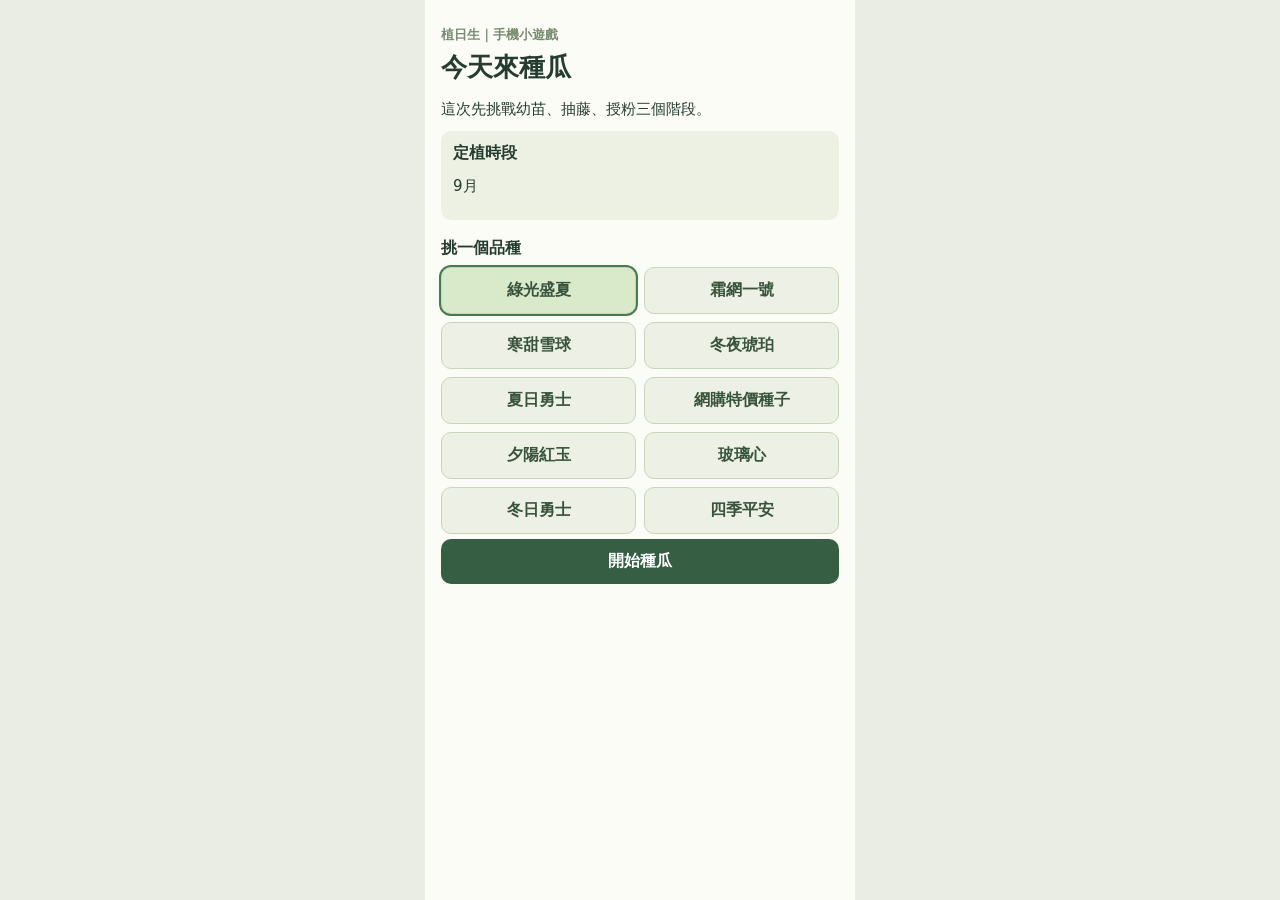
<file: index.html>
<!doctype html>
<html lang="zh-Hant"><head><meta charset="utf-8"><meta name="viewport" content="width=device-width, initial-scale=1, viewport-fit=cover"><meta name="theme-color" content="#253d31"><title>植日生｜今天來種瓜・三關試玩</title><link rel="stylesheet" href="style.css?v=1"><script defer src="gameData.js?v=1"></script><script defer src="mini.js?v=1"></script><script defer src="plant.js?v=1"></script><script defer src="game.js?v=1"></script></head><body><main id="app" aria-live="polite"></main><aside id="debug"></aside><noscript>請開啟 JavaScript 才能遊玩。</noscript></body></html>
</file>
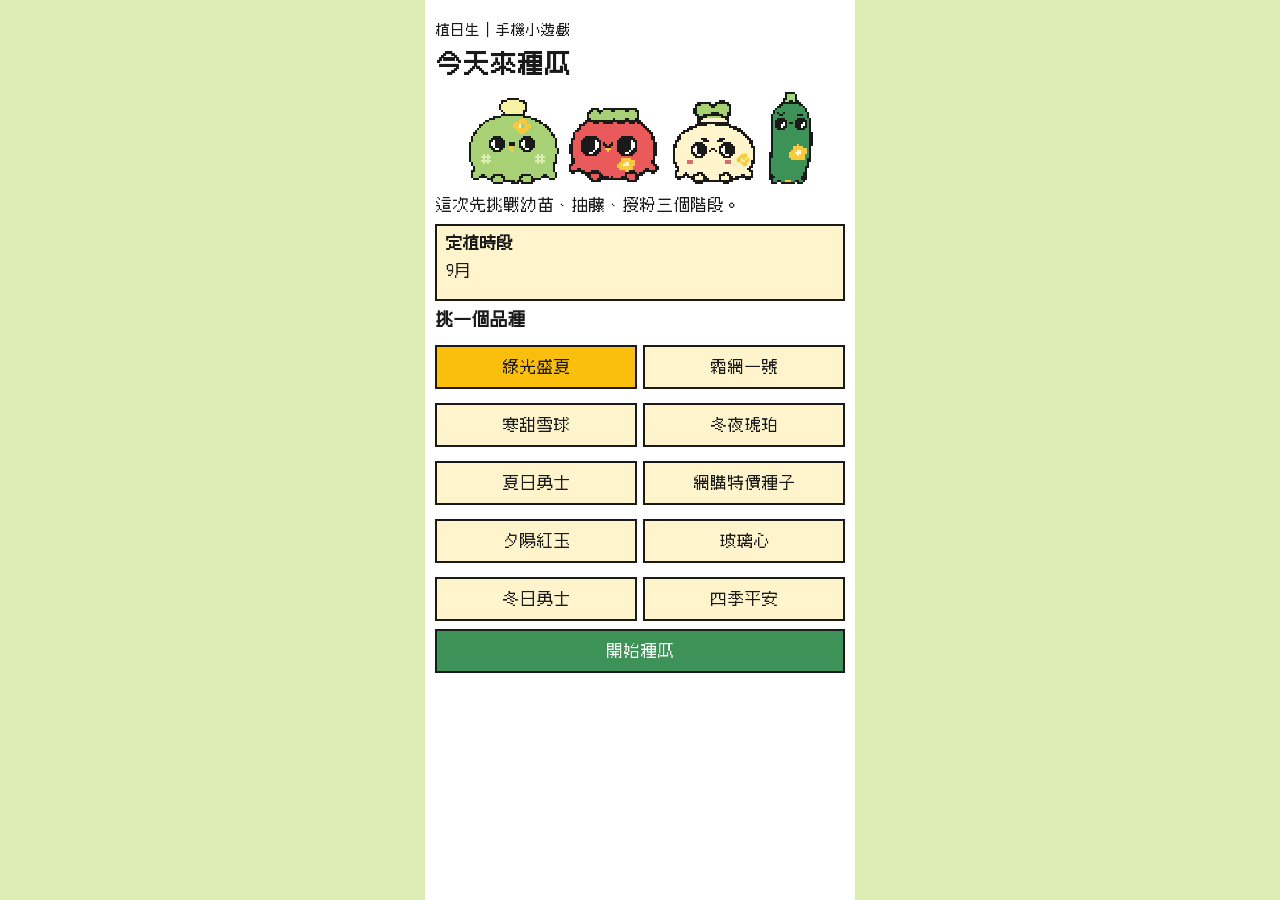
<file: art-install/index.html>
<!doctype html>
<html lang="zh-Hant"><head><meta charset="utf-8"><meta name="viewport" content="width=device-width, initial-scale=1, viewport-fit=cover"><meta name="theme-color" content="#FABF0D"><title>植日生｜今天來種瓜・三關試玩</title><link rel="stylesheet" href="style.css?v=art-install-1"><script defer src="gameData.js?v=art-install-1"></script><script defer src="plants.js?v=art-install-1"></script><script defer src="snail.js?v=art-install-1"></script><script defer src="mascots.js?v=art-install-1"></script><script defer src="guanguan.js?v=art-install-1"></script><script defer src="boss.js?v=art-install-1"></script><script defer src="mini.js?v=art-install-1"></script><script defer src="plant.js?v=art-install-1"></script><script defer src="game.js?v=art-install-1"></script></head><body><main id="app" aria-live="polite"></main><aside id="debug"></aside><noscript>請開啟 JavaScript 才能遊玩。</noscript></body></html>
</file>
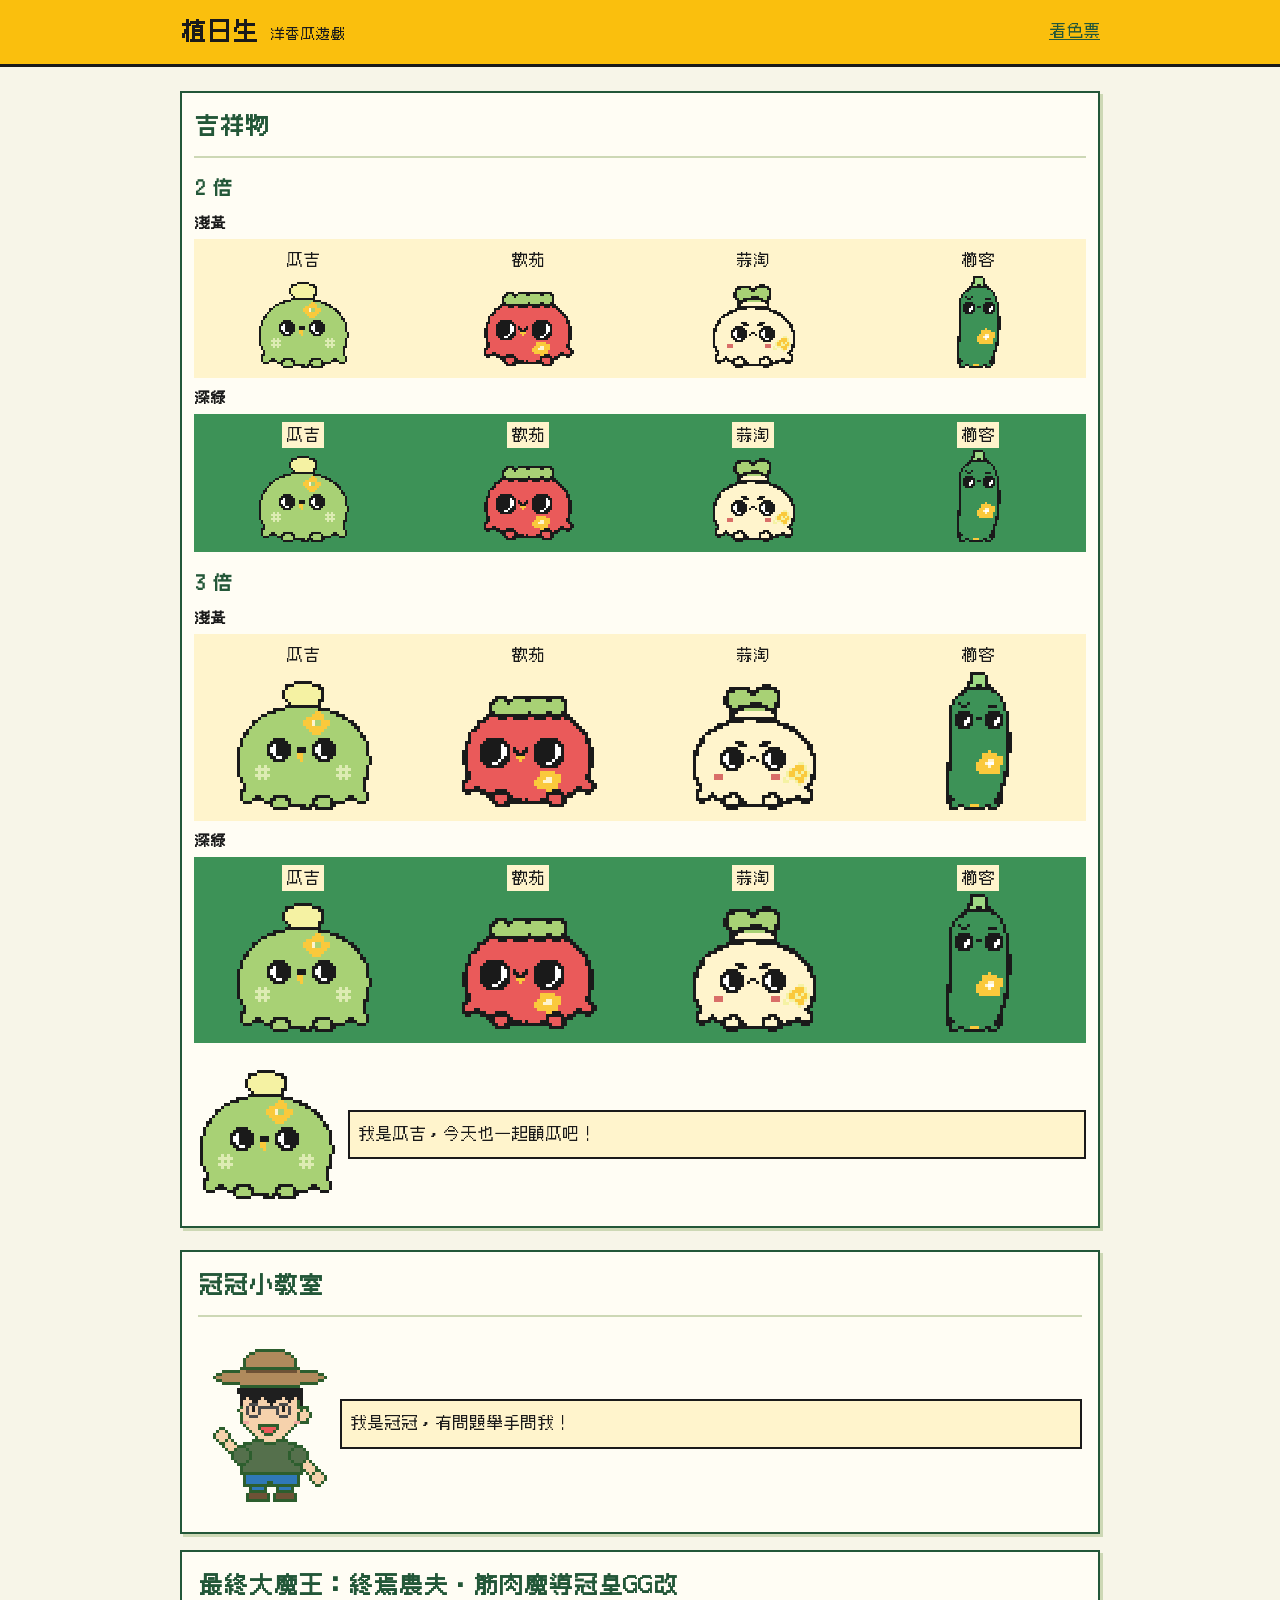
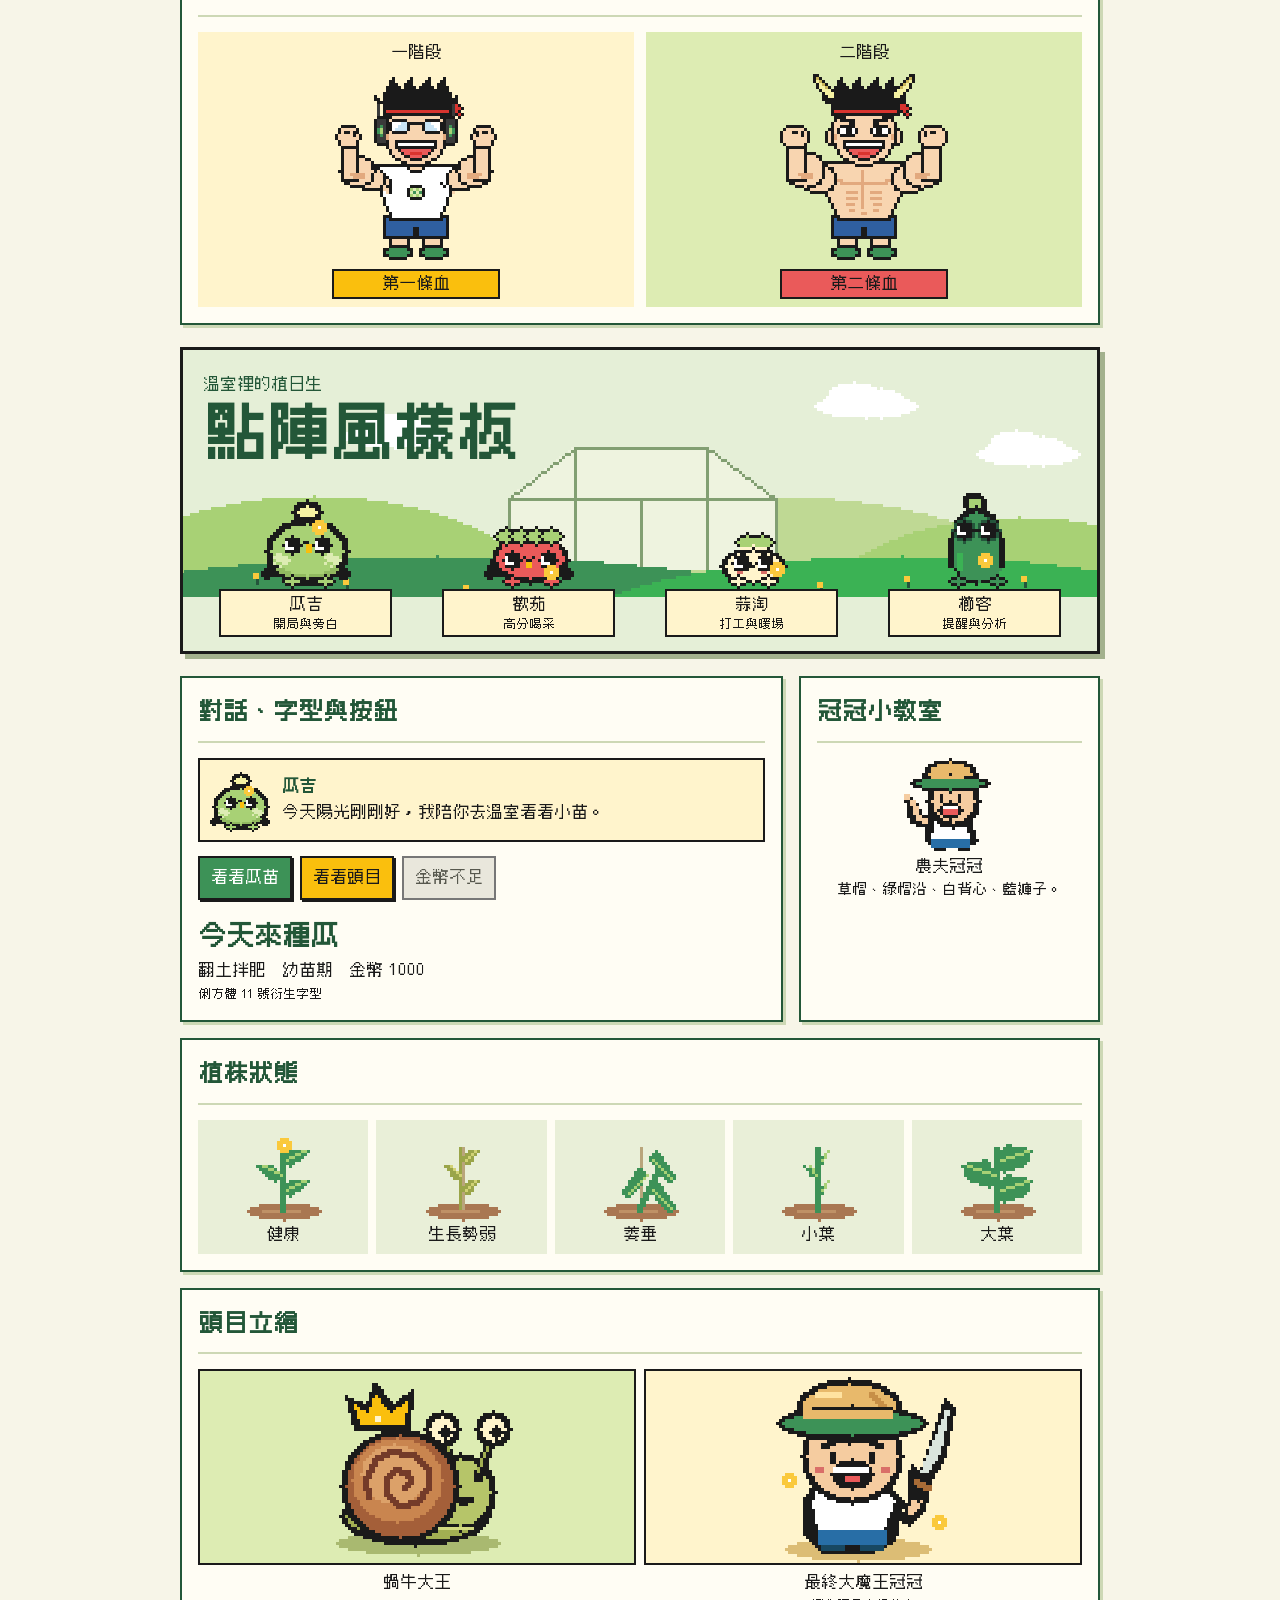
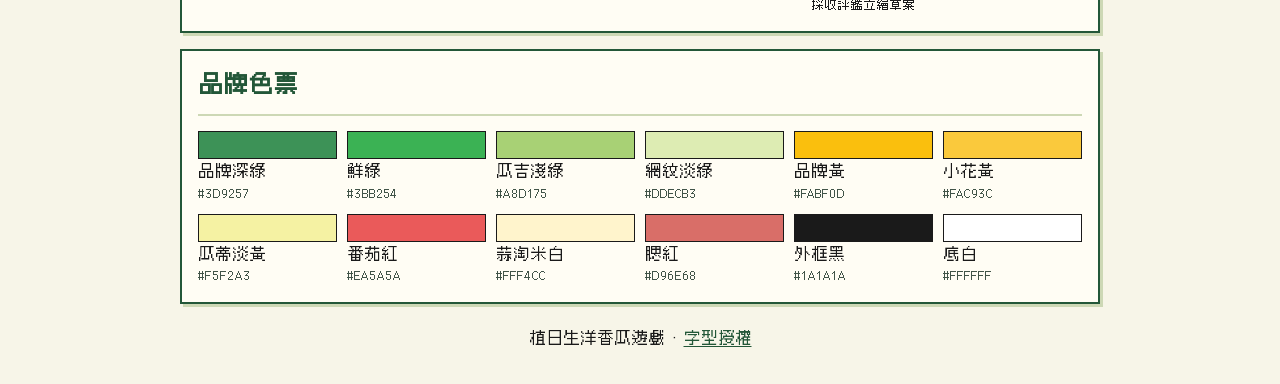
<file: art-test.html>
<!doctype html>
<html lang="zh-Hant">
<head>
<meta charset="utf-8">
<meta name="viewport" content="width=device-width, initial-scale=1">
<title>植日生｜點陣風樣板</title>
<link rel="stylesheet" href="art-test.css">
<script src="sprites.js" defer></script>
<script src="mascots.js" defer></script>
<script src="guanguan.js" defer></script>
<script src="boss.js" defer></script>
</head>
<body>
<header class="top"><div><strong>植日生</strong><span>洋香瓜遊戲</span></div><a href="#palette">看色票</a></header>
<main>
<section class="panel mascots" aria-labelledby="mascots-title">
<h2 id="mascots-title">吉祥物</h2>
<section class="mascot-scale" aria-labelledby="mascot-scale-2">
<h3 id="mascot-scale-2">2 倍</h3>
<h4>淺黃</h4>
<div class="mascot-row mascot-light" style="--mascot-row-height:96px">
<figure><figcaption>瓜吉</figcaption><canvas width="48" height="45" data-mascot="guaji" style="--mascot-width:96px;--mascot-height:90px" aria-hidden="true"></canvas></figure>
<figure><figcaption>歡茄</figcaption><canvas width="48" height="41" data-mascot="tomato" style="--mascot-width:96px;--mascot-height:82px" aria-hidden="true"></canvas></figure>
<figure><figcaption>蒜淘</figcaption><canvas width="48" height="45" data-mascot="garlic" style="--mascot-width:96px;--mascot-height:90px" aria-hidden="true"></canvas></figure>
<figure><figcaption>櫛客</figcaption><canvas width="25" height="48" data-mascot="zucchini" style="--mascot-width:50px;--mascot-height:96px" aria-hidden="true"></canvas></figure>
</div>
<h4>深綠</h4>
<div class="mascot-row mascot-green" style="--mascot-row-height:96px">
<figure><figcaption>瓜吉</figcaption><canvas width="48" height="45" data-mascot="guaji" style="--mascot-width:96px;--mascot-height:90px" aria-hidden="true"></canvas></figure>
<figure><figcaption>歡茄</figcaption><canvas width="48" height="41" data-mascot="tomato" style="--mascot-width:96px;--mascot-height:82px" aria-hidden="true"></canvas></figure>
<figure><figcaption>蒜淘</figcaption><canvas width="48" height="45" data-mascot="garlic" style="--mascot-width:96px;--mascot-height:90px" aria-hidden="true"></canvas></figure>
<figure><figcaption>櫛客</figcaption><canvas width="25" height="48" data-mascot="zucchini" style="--mascot-width:50px;--mascot-height:96px" aria-hidden="true"></canvas></figure>
</div>
</section>
<section class="mascot-scale" aria-labelledby="mascot-scale-3">
<h3 id="mascot-scale-3">3 倍</h3>
<h4>淺黃</h4>
<div class="mascot-row mascot-light" style="--mascot-row-height:144px">
<figure><figcaption>瓜吉</figcaption><canvas width="48" height="45" data-mascot="guaji" style="--mascot-width:144px;--mascot-height:135px" aria-hidden="true"></canvas></figure>
<figure><figcaption>歡茄</figcaption><canvas width="48" height="41" data-mascot="tomato" style="--mascot-width:144px;--mascot-height:123px" aria-hidden="true"></canvas></figure>
<figure><figcaption>蒜淘</figcaption><canvas width="48" height="45" data-mascot="garlic" style="--mascot-width:144px;--mascot-height:135px" aria-hidden="true"></canvas></figure>
<figure><figcaption>櫛客</figcaption><canvas width="25" height="48" data-mascot="zucchini" style="--mascot-width:75px;--mascot-height:144px" aria-hidden="true"></canvas></figure>
</div>
<h4>深綠</h4>
<div class="mascot-row mascot-green" style="--mascot-row-height:144px">
<figure><figcaption>瓜吉</figcaption><canvas width="48" height="45" data-mascot="guaji" style="--mascot-width:144px;--mascot-height:135px" aria-hidden="true"></canvas></figure>
<figure><figcaption>歡茄</figcaption><canvas width="48" height="41" data-mascot="tomato" style="--mascot-width:144px;--mascot-height:123px" aria-hidden="true"></canvas></figure>
<figure><figcaption>蒜淘</figcaption><canvas width="48" height="45" data-mascot="garlic" style="--mascot-width:144px;--mascot-height:135px" aria-hidden="true"></canvas></figure>
<figure><figcaption>櫛客</figcaption><canvas width="25" height="48" data-mascot="zucchini" style="--mascot-width:75px;--mascot-height:144px" aria-hidden="true"></canvas></figure>
</div>
</section>
<div class="mascot-dialogue">
<canvas width="48" height="45" data-mascot="guaji" style="--mascot-width:144px;--mascot-height:135px" aria-hidden="true"></canvas>
<p>我是瓜吉，今天也一起顧瓜吧！</p>
</div>
</section>
<section class="panel guanguan-demo" aria-labelledby="guanguan-demo-title">
<h2 id="guanguan-demo-title">冠冠小教室</h2>
<div class="mascot-dialogue">
<canvas width="44" height="56" data-guanguan aria-hidden="true"></canvas>
<p>我是冠冠，有問題舉手問我！</p>
</div>
</section>
<section class="panel boss-demo" aria-labelledby="boss-demo-title">
<h2 id="boss-demo-title">最終大魔王：終焉農夫・筋肉魔導冠皇GG改</h2>
<div class="boss-demo-grid">
<figure>
<figcaption>一階段</figcaption>
<canvas width="56" height="64" data-boss-gg="1" aria-hidden="true"></canvas>
<div class="boss-demo-hp"><span>第一條血</span></div>
</figure>
<figure>
<figcaption>二階段</figcaption>
<canvas width="56" height="64" data-boss-gg="2" aria-hidden="true"></canvas>
<div class="boss-demo-hp"><span>第二條血</span></div>
</figure>
</div>
</section>
<section class="hero" aria-labelledby="title">
<div class="hero-copy"><p class="kicker">溫室裡的植日生</p><h1 id="title">點陣風樣板</h1></div>
<canvas class="scene" width="320" height="84" data-sprite="field" aria-hidden="true"></canvas>
<div class="lineup" aria-label="四位角色">
<figure><canvas width="32" height="32" data-sprite="guaji" aria-hidden="true"></canvas><figcaption>瓜吉<small>開局與旁白</small></figcaption></figure>
<figure><canvas width="32" height="32" data-sprite="tomato" aria-hidden="true"></canvas><figcaption>歡茄<small>高分喝采</small></figcaption></figure>
<figure><canvas width="32" height="32" data-sprite="garlic" aria-hidden="true"></canvas><figcaption>蒜淘<small>打工與暖場</small></figcaption></figure>
<figure><canvas width="32" height="32" data-sprite="zucchini" aria-hidden="true"></canvas><figcaption>櫛客<small>提醒與分析</small></figcaption></figure>
</div>
</section>
<div class="grid">
<section class="panel" aria-labelledby="dialog-title"><h2 id="dialog-title">對話、字型與按鈕</h2>
<div class="speech"><canvas width="32" height="32" data-sprite="guaji" aria-hidden="true"></canvas><div><strong>瓜吉</strong><p>今天陽光剛剛好，我陪你去溫室看看小苗。</p></div></div>
<div class="controls"><a class="button primary" href="#plants">看看瓜苗</a><a class="button secondary" href="#bosses">看看頭目</a><button type="button" disabled>金幣不足</button></div>
<div class="type"><strong>今天來種瓜</strong><span>翻土拌肥　幼苗期　金幣 1000</span><small>俐方體 11 號衍生字型</small></div>
</section>
<section class="panel teacher"><h2>冠冠小教室</h2><figure><canvas width="32" height="32" data-sprite="kuan" aria-hidden="true"></canvas><figcaption>農夫冠冠</figcaption></figure><p>草帽、綠帽沿、白背心、藍褲子。</p></section>
</div>
<section class="panel" id="plants"><h2>植株狀態</h2>
<div class="examples plants">
<figure><canvas width="32" height="32" data-sprite="healthy" aria-hidden="true"></canvas><figcaption>健康</figcaption></figure>
<figure><canvas width="32" height="32" data-sprite="weak" aria-hidden="true"></canvas><figcaption>生長勢弱</figcaption></figure>
<figure><canvas width="32" height="32" data-sprite="droop" aria-hidden="true"></canvas><figcaption>萎垂</figcaption></figure>
<figure><canvas width="32" height="32" data-sprite="smallLeaf" aria-hidden="true"></canvas><figcaption>小葉</figcaption></figure>
<figure><canvas width="32" height="32" data-sprite="largeLeaf" aria-hidden="true"></canvas><figcaption>大葉</figcaption></figure>
</div></section>
<section class="panel" id="bosses"><h2>頭目立繪</h2>
<div class="examples bosses">
<figure><div class="portrait snail"><canvas width="64" height="64" data-sprite="snail" aria-hidden="true"></canvas></div><figcaption>蝸牛大王</figcaption></figure>
<figure><div class="portrait harvest"><canvas width="64" height="64" data-sprite="finalKuan" aria-hidden="true"></canvas></div><figcaption>最終大魔王冠冠<small>採收評鑑立繪草案</small></figcaption></figure>
</div></section>
<section class="panel" id="palette"><h2>品牌色票</h2><ul class="swatches">
<li><i style="--swatch:#3D9257"></i><span>品牌深綠</span><small>#3D9257</small></li>
<li><i style="--swatch:#3BB254"></i><span>鮮綠</span><small>#3BB254</small></li>
<li><i style="--swatch:#A8D175"></i><span>瓜吉淺綠</span><small>#A8D175</small></li>
<li><i style="--swatch:#DDECB3"></i><span>網紋淡綠</span><small>#DDECB3</small></li>
<li><i style="--swatch:#FABF0D"></i><span>品牌黃</span><small>#FABF0D</small></li>
<li><i style="--swatch:#FAC93C"></i><span>小花黃</span><small>#FAC93C</small></li>
<li><i style="--swatch:#F5F2A3"></i><span>瓜蒂淡黃</span><small>#F5F2A3</small></li>
<li><i style="--swatch:#EA5A5A"></i><span>番茄紅</span><small>#EA5A5A</small></li>
<li><i style="--swatch:#FFF4CC"></i><span>蒜淘米白</span><small>#FFF4CC</small></li>
<li><i style="--swatch:#D96E68"></i><span>腮紅</span><small>#D96E68</small></li>
<li><i style="--swatch:#1A1A1A"></i><span>外框黑</span><small>#1A1A1A</small></li>
<li><i style="--swatch:#FFFFFF"></i><span>底白</span><small>#FFFFFF</small></li>
</ul></section>
<footer>植日生洋香瓜遊戲 · <a href="art-font-OFL.txt">字型授權</a></footer>
</main>
<script>
document.addEventListener("DOMContentLoaded", () => {
  for (const canvas of document.querySelectorAll("[data-mascot]")) {
    drawMascot(canvas, canvas.dataset.mascot);
  }
  drawGuanguan(document.querySelector("[data-guanguan]"));
  for (const canvas of document.querySelectorAll("[data-boss-gg]")) {
    drawBossGG(canvas, Number(canvas.dataset.bossGg));
  }
});
</script>
</body>
</html>
</file>
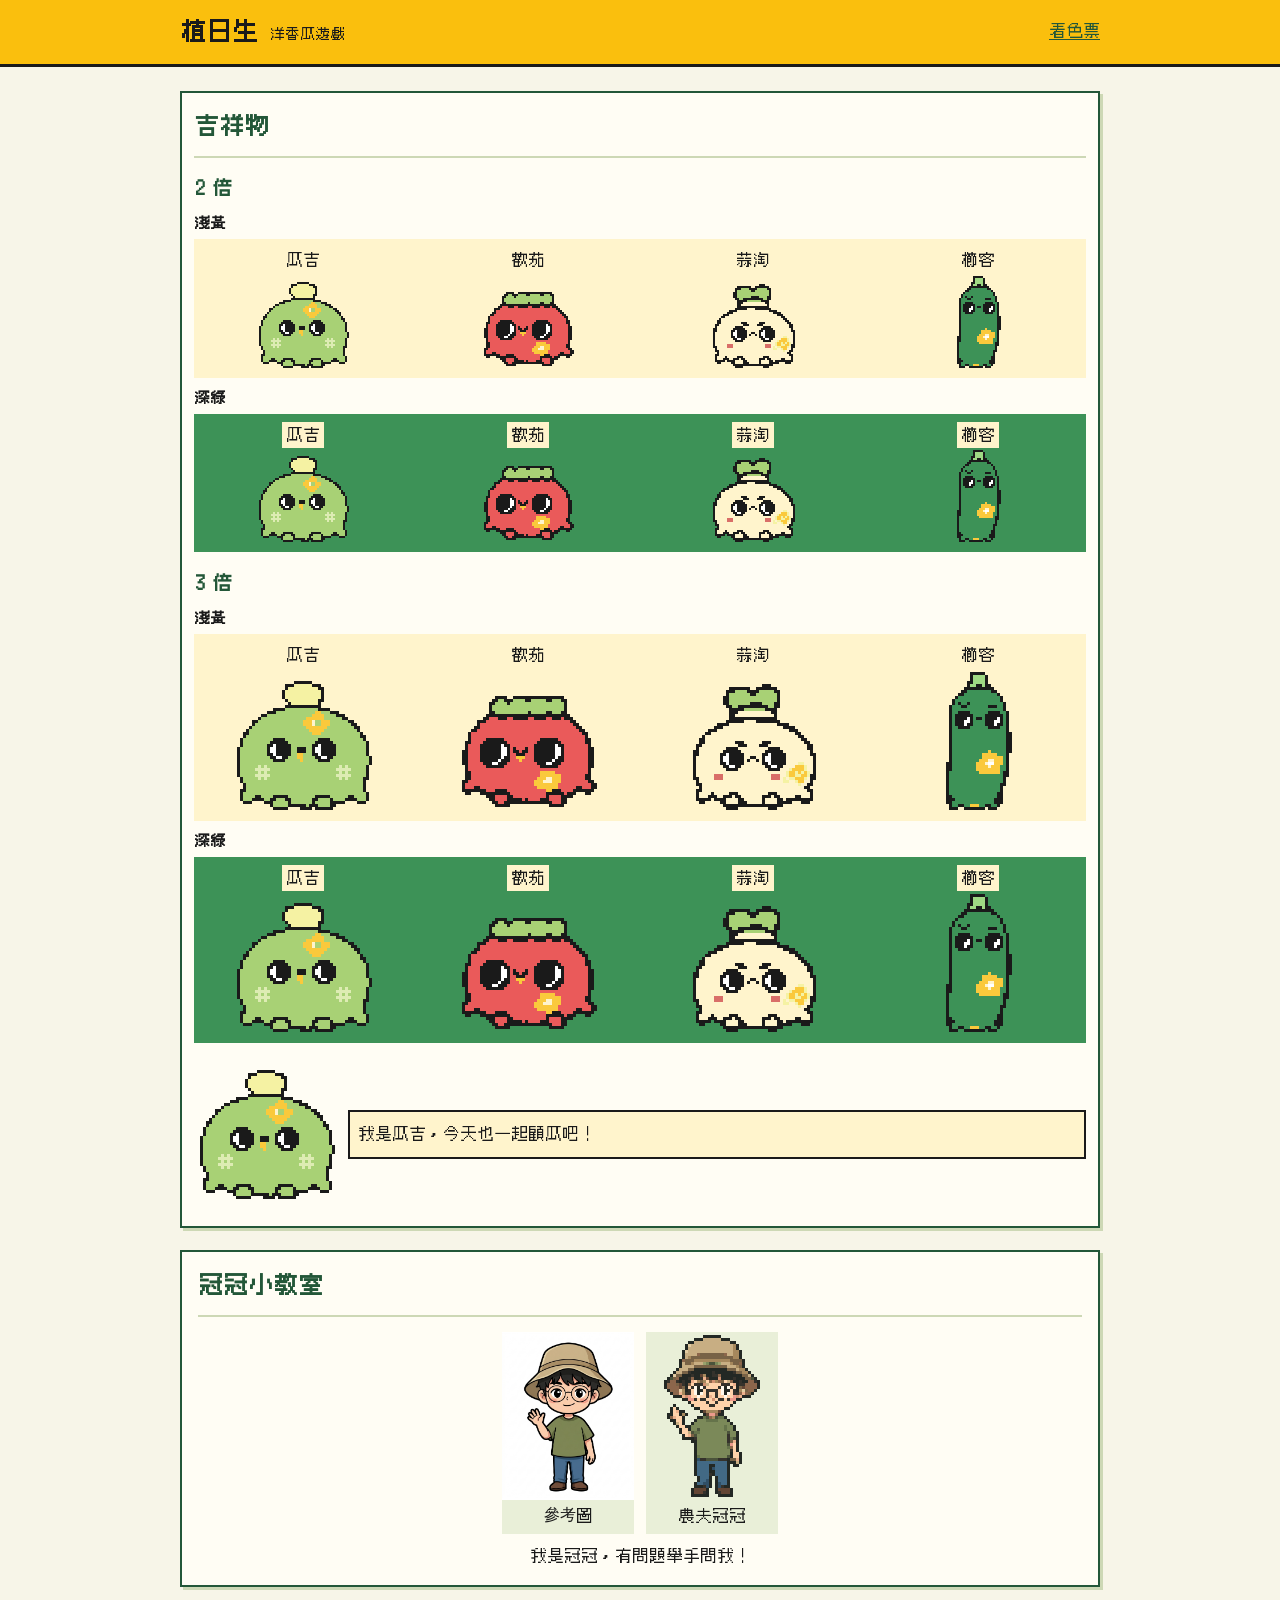
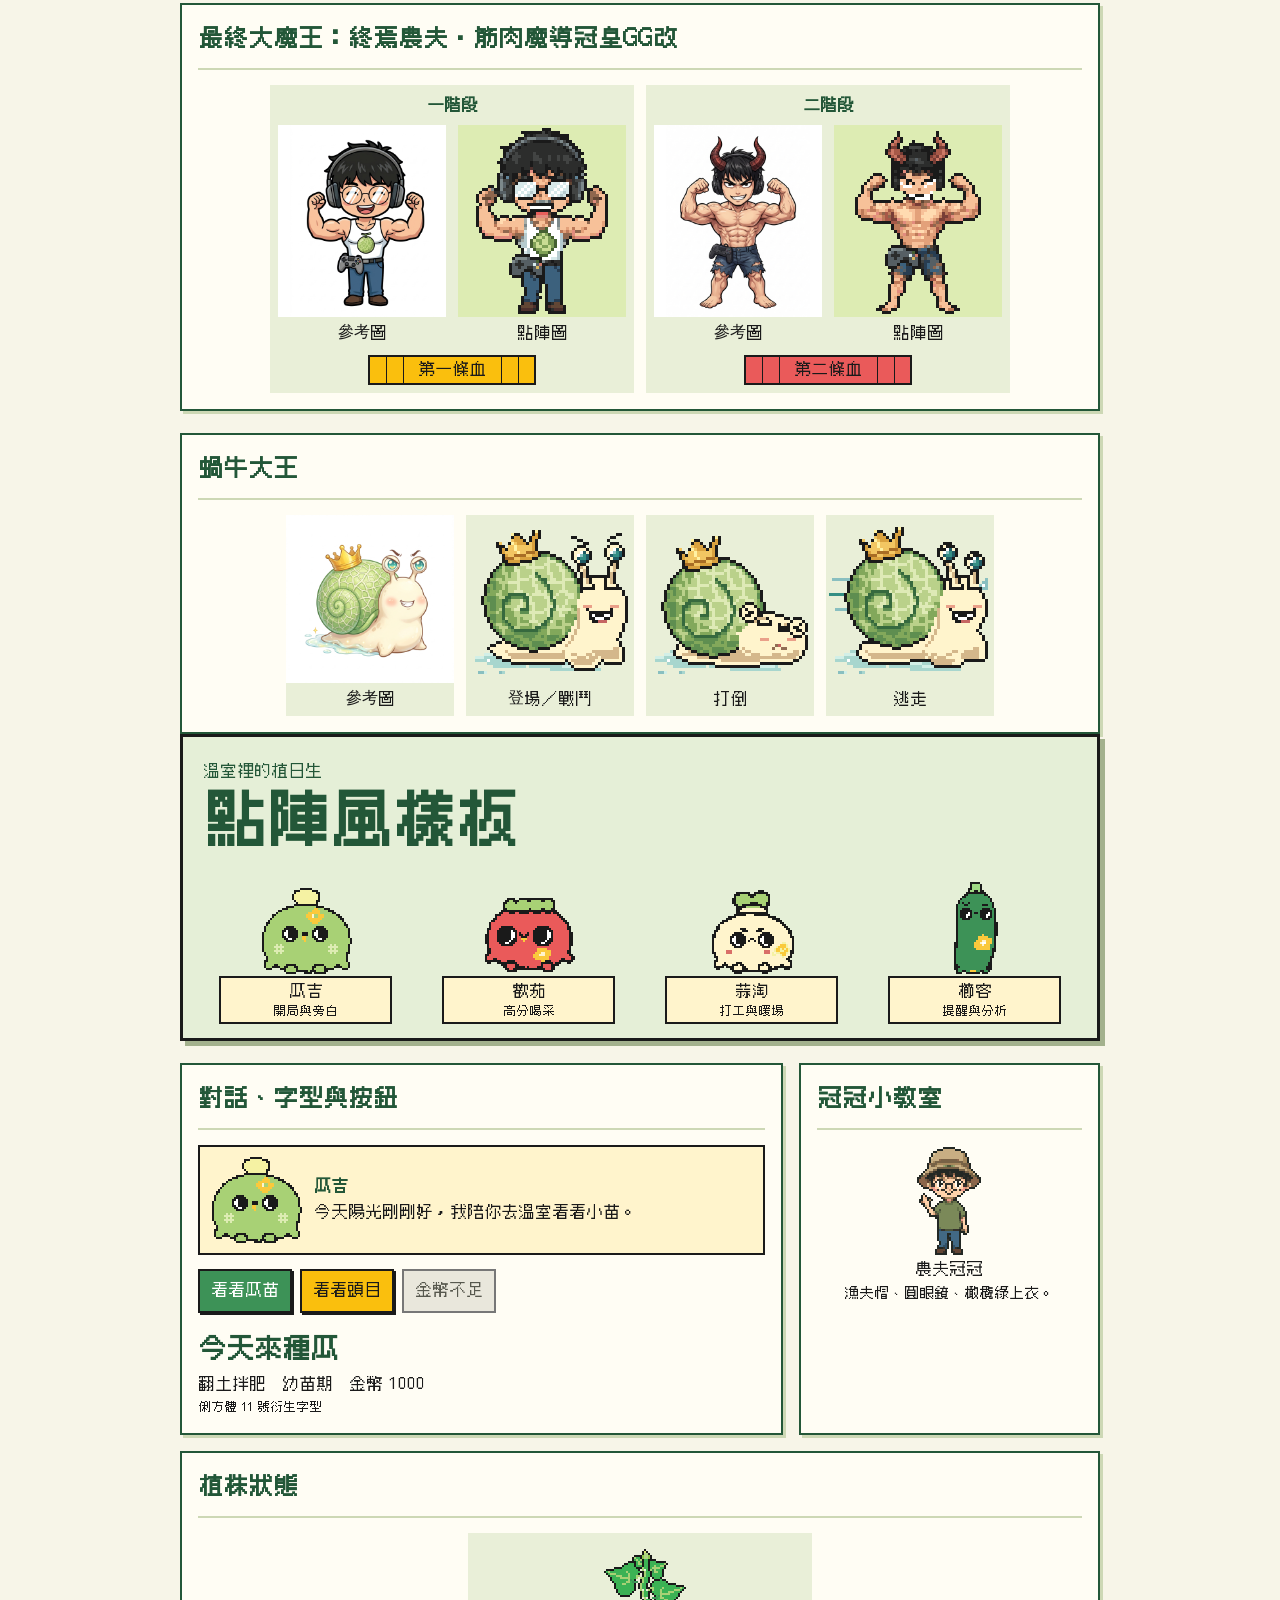
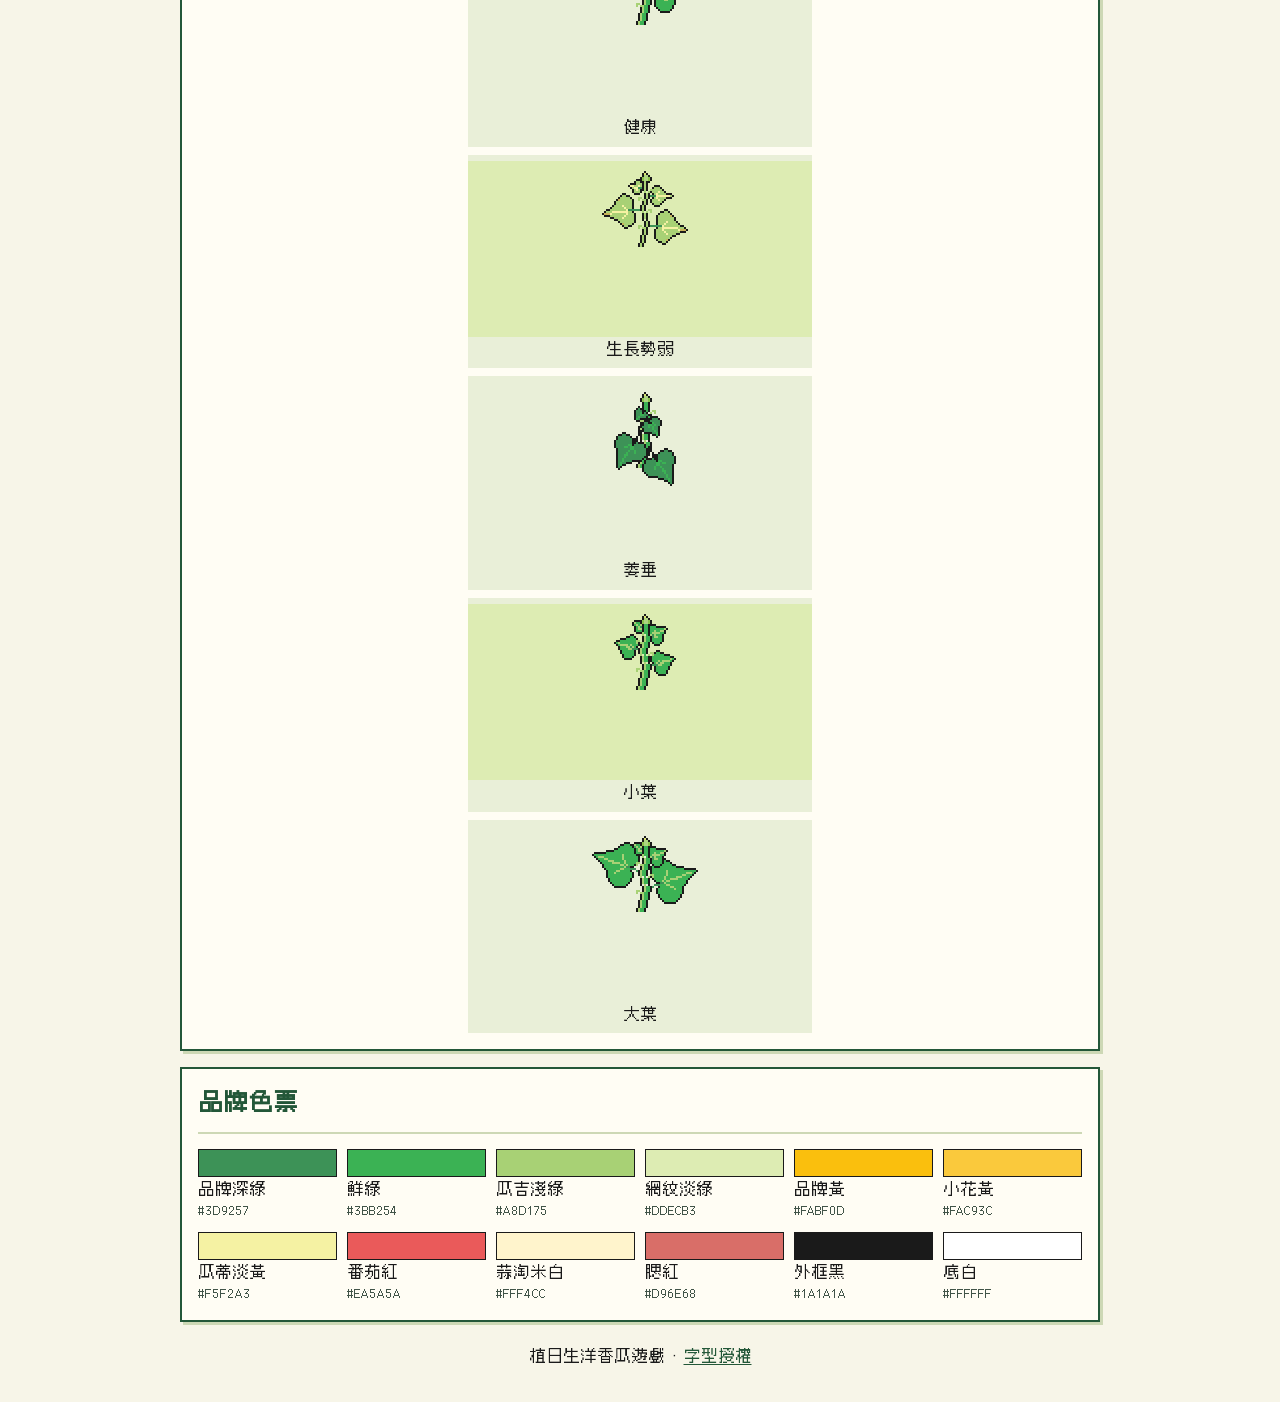
<file: art-install/art-test.html>
<!doctype html>
<html lang="zh-Hant">
<head>
<meta charset="utf-8">
<meta name="viewport" content="width=device-width, initial-scale=1">
<title>植日生｜點陣風樣板</title>
<link rel="stylesheet" href="art-test.css?v=art-install-1">
<script src="gameData.js?v=art-install-1" defer></script>
<script src="plants.js?v=art-install-1" defer></script>
<script src="snail.js?v=character-redraw-1" defer></script>
<script src="plant.js?v=art-install-1" defer></script>
<script src="mascots.js?v=art-install-1" defer></script>
<script src="guanguan.js?v=character-redraw-1" defer></script>
<script src="boss.js?v=character-redraw-1" defer></script>
<style>
.redraw-preview {
  --redraw-width: 168px;
  --redraw-height: 168px;
}
.guanguan-demo.redraw-preview {
  --redraw-width: 132px;
}
.boss-demo.redraw-preview {
  --redraw-height: 192px;
  margin-inline: 0;
}
.redraw-tiles, .redraw-phases {
  display: flex;
  flex-wrap: wrap;
  justify-content: center;
  gap: 12px;
}
.redraw-tiles figure {
  display: grid;
  grid-template-rows: var(--redraw-height) auto;
  justify-items: stretch;
  gap: 0;
  padding: 0;
  background: #e9efd8;
  text-align: center;
}
.redraw-tiles figure.redraw-reference {
  background: #fff;
}
.redraw-tiles img, .redraw-preview .redraw-tiles canvas {
  display: block;
  width: var(--redraw-width);
  height: var(--redraw-height);
  margin: 0;
}
.redraw-preview .redraw-tiles canvas {
  image-rendering: pixelated;
}
.redraw-tiles img {
  object-fit: contain;
}
.redraw-tiles figcaption {
  padding-block: 4px;
  background: #e9efd8;
}
.redraw-phases section {
  background: #e9efd8;
  padding: 8px;
}
.redraw-phases h3 {
  margin: 0 0 6px;
  color: var(--deep);
  font-size: 16px;
  text-align: center;
}
.redraw-phases .boss-demo-hp {
  margin: 5px auto 0;
}
.redraw-phases section:nth-child(2) .boss-demo-hp {
  background: #EA5A5A;
}
.redraw-phases .boss-demo-hp .divider {
  padding: 0;
  z-index: 0;
}
.redraw-preview .redraw-note {
  margin-top: 10px;
  text-align: center;
}
</style>
</head>
<body>
<header class="top"><div><strong>植日生</strong><span>洋香瓜遊戲</span></div><a href="#palette">看色票</a></header>
<main>
<section class="panel mascots" aria-labelledby="mascots-title">
<h2 id="mascots-title">吉祥物</h2>
<section class="mascot-scale" aria-labelledby="mascot-scale-2">
<h3 id="mascot-scale-2">2 倍</h3>
<h4>淺黃</h4>
<div class="mascot-row mascot-light" style="--mascot-row-height:96px">
<figure><figcaption>瓜吉</figcaption><canvas width="48" height="45" data-mascot="guaji" style="--mascot-width:96px;--mascot-height:90px" aria-hidden="true"></canvas></figure>
<figure><figcaption>歡茄</figcaption><canvas width="48" height="41" data-mascot="tomato" style="--mascot-width:96px;--mascot-height:82px" aria-hidden="true"></canvas></figure>
<figure><figcaption>蒜淘</figcaption><canvas width="48" height="45" data-mascot="garlic" style="--mascot-width:96px;--mascot-height:90px" aria-hidden="true"></canvas></figure>
<figure><figcaption>櫛客</figcaption><canvas width="25" height="48" data-mascot="zucchini" style="--mascot-width:50px;--mascot-height:96px" aria-hidden="true"></canvas></figure>
</div>
<h4>深綠</h4>
<div class="mascot-row mascot-green" style="--mascot-row-height:96px">
<figure><figcaption>瓜吉</figcaption><canvas width="48" height="45" data-mascot="guaji" style="--mascot-width:96px;--mascot-height:90px" aria-hidden="true"></canvas></figure>
<figure><figcaption>歡茄</figcaption><canvas width="48" height="41" data-mascot="tomato" style="--mascot-width:96px;--mascot-height:82px" aria-hidden="true"></canvas></figure>
<figure><figcaption>蒜淘</figcaption><canvas width="48" height="45" data-mascot="garlic" style="--mascot-width:96px;--mascot-height:90px" aria-hidden="true"></canvas></figure>
<figure><figcaption>櫛客</figcaption><canvas width="25" height="48" data-mascot="zucchini" style="--mascot-width:50px;--mascot-height:96px" aria-hidden="true"></canvas></figure>
</div>
</section>
<section class="mascot-scale" aria-labelledby="mascot-scale-3">
<h3 id="mascot-scale-3">3 倍</h3>
<h4>淺黃</h4>
<div class="mascot-row mascot-light" style="--mascot-row-height:144px">
<figure><figcaption>瓜吉</figcaption><canvas width="48" height="45" data-mascot="guaji" style="--mascot-width:144px;--mascot-height:135px" aria-hidden="true"></canvas></figure>
<figure><figcaption>歡茄</figcaption><canvas width="48" height="41" data-mascot="tomato" style="--mascot-width:144px;--mascot-height:123px" aria-hidden="true"></canvas></figure>
<figure><figcaption>蒜淘</figcaption><canvas width="48" height="45" data-mascot="garlic" style="--mascot-width:144px;--mascot-height:135px" aria-hidden="true"></canvas></figure>
<figure><figcaption>櫛客</figcaption><canvas width="25" height="48" data-mascot="zucchini" style="--mascot-width:75px;--mascot-height:144px" aria-hidden="true"></canvas></figure>
</div>
<h4>深綠</h4>
<div class="mascot-row mascot-green" style="--mascot-row-height:144px">
<figure><figcaption>瓜吉</figcaption><canvas width="48" height="45" data-mascot="guaji" style="--mascot-width:144px;--mascot-height:135px" aria-hidden="true"></canvas></figure>
<figure><figcaption>歡茄</figcaption><canvas width="48" height="41" data-mascot="tomato" style="--mascot-width:144px;--mascot-height:123px" aria-hidden="true"></canvas></figure>
<figure><figcaption>蒜淘</figcaption><canvas width="48" height="45" data-mascot="garlic" style="--mascot-width:144px;--mascot-height:135px" aria-hidden="true"></canvas></figure>
<figure><figcaption>櫛客</figcaption><canvas width="25" height="48" data-mascot="zucchini" style="--mascot-width:75px;--mascot-height:144px" aria-hidden="true"></canvas></figure>
</div>
</section>
<div class="mascot-dialogue">
<canvas width="48" height="45" data-mascot="guaji" style="--mascot-width:144px;--mascot-height:135px" aria-hidden="true"></canvas>
<p>我是瓜吉，今天也一起顧瓜吧！</p>
</div>
</section>
<div id="character-redraw-preview">
<section class="panel guanguan-demo redraw-preview" aria-labelledby="guanguan-demo-title">
<h2 id="guanguan-demo-title">冠冠小教室</h2>
<div class="redraw-tiles">
<figure class="redraw-reference">
<img src="../art-refs/v2/char_guanguan.jpg" alt="戴漁夫帽的農夫冠冠揮手">
<figcaption>參考圖</figcaption>
</figure>
<figure>
<canvas width="44" height="56" data-guanguan aria-hidden="true"></canvas>
<figcaption>農夫冠冠</figcaption>
</figure>
</div>
<p class="redraw-note">我是冠冠，有問題舉手問我！</p>
</section>
<section class="panel boss-demo redraw-preview" aria-labelledby="boss-demo-title">
<h2 id="boss-demo-title">最終大魔王：終焉農夫・筋肉魔導冠皇GG改</h2>
<div class="redraw-phases">
<section aria-labelledby="redraw-phase-1">
<h3 id="redraw-phase-1">一階段</h3>
<div class="redraw-tiles">
<figure class="redraw-reference">
<img src="../art-refs/v2/boss_gg_phase1.jpg" alt="戴耳機、穿網紋瓜白背心的一階段">
<figcaption>參考圖</figcaption>
</figure>
<figure>
<canvas width="56" height="64" data-boss-gg="1" aria-hidden="true"></canvas>
<figcaption>點陣圖</figcaption>
</figure>
</div>
<div class="boss-demo-hp"><span>第一條血</span></div>
</section>
<section aria-labelledby="redraw-phase-2">
<h3 id="redraw-phase-2">二階段</h3>
<div class="redraw-tiles">
<figure class="redraw-reference">
<img src="../art-refs/v2/boss_gg_phase2.jpg" alt="長出紅角、穿破牛仔短褲的二階段">
<figcaption>參考圖</figcaption>
</figure>
<figure>
<canvas width="56" height="64" data-boss-gg="2" aria-hidden="true"></canvas>
<figcaption>點陣圖</figcaption>
</figure>
</div>
<div class="boss-demo-hp"><span>第二條血</span></div>
</section>
</div>
</section>
<section class="panel redraw-preview" id="bosses" aria-labelledby="snail-redraw-title">
<h2 id="snail-redraw-title">蝸牛大王</h2>
<div class="redraw-tiles">
<figure class="redraw-reference">
<img src="../art-refs/v2/boss_snail_B1.jpg" alt="戴金皇冠、背著網紋洋香瓜殼的蝸牛大王">
<figcaption>參考圖</figcaption>
</figure>
<figure>
<canvas width="56" height="56" data-snail="normal" aria-hidden="true"></canvas>
<figcaption>登場／戰鬥</figcaption>
</figure>
<figure>
<canvas width="56" height="56" data-snail="defeated" aria-hidden="true"></canvas>
<figcaption>打倒</figcaption>
</figure>
<figure>
<canvas width="56" height="56" data-snail="fled" aria-hidden="true"></canvas>
<figcaption>逃走</figcaption>
</figure>
</div>
</section>
</div>
<section class="hero" aria-labelledby="title">
<div class="hero-copy"><p class="kicker">溫室裡的植日生</p><h1 id="title">點陣風樣板</h1></div>

<div class="lineup" aria-label="四位角色">
<figure><canvas data-mascot="guaji" class="sample-mascot" aria-hidden="true"></canvas><figcaption>瓜吉<small>開局與旁白</small></figcaption></figure>
<figure><canvas data-mascot="tomato" class="sample-mascot" aria-hidden="true"></canvas><figcaption>歡茄<small>高分喝采</small></figcaption></figure>
<figure><canvas data-mascot="garlic" class="sample-mascot" aria-hidden="true"></canvas><figcaption>蒜淘<small>打工與暖場</small></figcaption></figure>
<figure><canvas data-mascot="zucchini" class="sample-mascot" aria-hidden="true"></canvas><figcaption>櫛客<small>提醒與分析</small></figcaption></figure>
</div>
</section>
<div class="grid">
<section class="panel" aria-labelledby="dialog-title"><h2 id="dialog-title">對話、字型與按鈕</h2>
<div class="speech"><canvas data-mascot="guaji" class="sample-mascot" aria-hidden="true"></canvas><div><strong>瓜吉</strong><p>今天陽光剛剛好，我陪你去溫室看看小苗。</p></div></div>
<div class="controls"><a class="button primary" href="#plants">看看瓜苗</a><a class="button secondary" href="#bosses">看看頭目</a><button type="button" disabled>金幣不足</button></div>
<div class="type"><strong>今天來種瓜</strong><span>翻土拌肥　幼苗期　金幣 1000</span><small>俐方體 11 號衍生字型</small></div>
</section>
<section class="panel teacher"><h2>冠冠小教室</h2><figure><canvas data-guanguan class="sample-teacher" aria-hidden="true"></canvas><figcaption>農夫冠冠</figcaption></figure><p>漁夫帽、圓眼鏡、橄欖綠上衣。</p></section>
</div>
<section class="panel" id="plants"><h2>植株狀態</h2>
<div class="examples plants">
<figure><canvas data-sample-plant="healthy" aria-hidden="true"></canvas><figcaption>健康</figcaption></figure>
<figure><canvas data-sample-plant="weak" aria-hidden="true"></canvas><figcaption>生長勢弱</figcaption></figure>
<figure><canvas data-sample-plant="droop" aria-hidden="true"></canvas><figcaption>萎垂</figcaption></figure>
<figure><canvas data-sample-plant="smallLeaf" aria-hidden="true"></canvas><figcaption>小葉</figcaption></figure>
<figure><canvas data-sample-plant="largeLeaf" aria-hidden="true"></canvas><figcaption>大葉</figcaption></figure>
</div></section>
<section class="panel" id="palette"><h2>品牌色票</h2><ul class="swatches">
<li><i style="--swatch:#3D9257"></i><span>品牌深綠</span><small>#3D9257</small></li>
<li><i style="--swatch:#3BB254"></i><span>鮮綠</span><small>#3BB254</small></li>
<li><i style="--swatch:#A8D175"></i><span>瓜吉淺綠</span><small>#A8D175</small></li>
<li><i style="--swatch:#DDECB3"></i><span>網紋淡綠</span><small>#DDECB3</small></li>
<li><i style="--swatch:#FABF0D"></i><span>品牌黃</span><small>#FABF0D</small></li>
<li><i style="--swatch:#FAC93C"></i><span>小花黃</span><small>#FAC93C</small></li>
<li><i style="--swatch:#F5F2A3"></i><span>瓜蒂淡黃</span><small>#F5F2A3</small></li>
<li><i style="--swatch:#EA5A5A"></i><span>番茄紅</span><small>#EA5A5A</small></li>
<li><i style="--swatch:#FFF4CC"></i><span>蒜淘米白</span><small>#FFF4CC</small></li>
<li><i style="--swatch:#D96E68"></i><span>腮紅</span><small>#D96E68</small></li>
<li><i style="--swatch:#1A1A1A"></i><span>外框黑</span><small>#1A1A1A</small></li>
<li><i style="--swatch:#FFFFFF"></i><span>底白</span><small>#FFFFFF</small></li>
</ul></section>
<footer>植日生洋香瓜遊戲 · <a href="art-font-OFL.txt">字型授權</a></footer>
</main>
<script>
document.addEventListener("DOMContentLoaded", () => {
  for (const canvas of document.querySelectorAll("[data-mascot]")) {
    drawMascot(canvas, canvas.dataset.mascot);
  }
  for (const canvas of document.querySelectorAll("[data-guanguan]")) drawGuanguan(canvas);
  const sample={leaves:4,leafSize:1,stage:1,root:60,vigor:50,cap:70};
  const states={healthy:{},weak:{vigor:17},droop:{root:20},smallLeaf:{leafSize:.8},largeLeaf:{leafSize:1.15}};
  for (const marker of document.querySelectorAll("[data-sample-plant]")) {
    const wrapper=document.createElement("div");
    wrapper.innerHTML=StageArt.plant({...sample,...states[marker.dataset.samplePlant]});
    marker.replaceWith(wrapper);
  }
  StageArt.mount(document);
  for (const canvas of document.querySelectorAll("[data-boss-gg]")) {
    drawBossGG(canvas, Number(canvas.dataset.bossGg));
  }
});
</script>
</body>
</html>
</file>
<file: style.css>
*{box-sizing:border-box}html{background:#e9ede4;color:#253c30;font-family:system-ui,-apple-system,"Noto Sans TC",sans-serif}body{margin:0}main,aside{width:min(100%,430px);margin:auto;padding:16px 16px 28px;background:#fbfcf6;min-height:100dvh}aside{min-height:0;padding-top:0}aside:empty{display:none}header{display:flex;justify-content:space-between;align-items:center;font-size:13px;font-weight:700;margin-bottom:10px}header b{background:#f0e3b5;padding:6px 12px;border-radius:20px;color:#674e20}.steps{display:flex;gap:5px;margin-bottom:14px}.steps span{flex:1;text-align:center;font-size:12px;padding:7px 2px;border-radius:7px;background:#e8ece1;color:#74806e}.steps .current{background:#395d43;color:white}.steps .done{background:#d6e8c8;color:#325a39}.eyebrow{font-size:13px;font-weight:700;color:#788b70;margin-top:10px}h1{font-size:26px;line-height:1.2;margin:8px 0 14px}h2{font-size:22px;margin:8px 0}h3{font-size:16px;margin:18px 0 8px}p{font-size:15px;line-height:1.6;margin:10px 0}button,select{font:inherit;touch-action:manipulation;min-height:44px}button{width:100%;border:0;border-radius:10px;background:#365e42;color:#fff;font-weight:700;padding:12px 10px;margin:5px 0;cursor:pointer}button.secondary{background:#ecf0e5;color:#39543c;border:1px solid #c8d5bd}button:disabled{opacity:.45;cursor:default}button.selected{outline:2px solid #497a4f;background:#d9eacb}button:active:not(:disabled){filter:brightness(.91)}.varietyGrid,.fertGrid{display:grid;grid-template-columns:repeat(2,minmax(0,1fr));gap:8px}.varietyGrid button{margin:0}.period,.lesson,.decision{padding:12px;border-radius:10px;background:#edf1e3;margin:10px 0}.lesson{border-left:4px solid #8ba66f}.lesson p{margin:4px 0}.plant{display:block;width:100%;max-height:245px}.bars{display:grid;gap:6px;margin:12px 0}.bars>div{display:flex;align-items:center;gap:8px;font-size:13px}.bars span{width:52px;flex-shrink:0}.track,.hp{height:12px;background:#d7ddce;border-radius:20px;overflow:hidden;flex:1}.track i,.hp i{height:100%;width:100%;background:#67935b;display:block;transition:width .2s}.hp{background:#493c36;height:15px}.hp i{background:#e57063}.changes{display:grid;gap:4px;margin:10px 0}.changes>div{display:flex;justify-content:space-between;align-items:center;border-bottom:1px solid #e4e8dc;padding:8px 0;font-size:14px}.up{color:#357649}.down{color:#b34739}.same{color:#889484}.score{font-size:38px;font-weight:800;text-align:center;padding:10px}.fertBag{background:#f4f0df;color:#344b36;border:1px solid #d2c8aa;margin:0;padding:8px}.fertBag svg{width:100%;max-height:100px}.npk{display:flex;gap:4px;align-items:center;height:15px}.npk small{width:14px}.npk i{height:7px;border-radius:3px;display:block}.bossScene{background:#20372f;color:#f9f2d9;border-radius:14px;padding:16px;text-align:center;overflow:hidden}.bossScene .warning{font-size:23px;font-weight:900;color:#ffd380;letter-spacing:.08em}.bossArt{display:block;width:100%;height:200px}.arrival .bossArt{animation:arrive .8s cubic-bezier(.2,.8,.2,1) both}.arrival .warning{animation:warn .7s 2}.arrival .dialog{animation:reveal 1.5s both}.arrival .hp i{animation:fill 1.2s both}.defeated .bossArt{animation:fall 1.8s both}.escaped .bossArt{animation:escape 1.6s both}.dialog{background:#344e42;padding:12px;border-radius:8px;margin:8px 0;min-height:50px;font-size:15px}.hpReasons p{font-size:13px;margin:4px}.fightStatus{display:flex;align-items:center;gap:8px;margin-bottom:12px}.arcStatus{display:flex;justify-content:space-between;margin:10px 0;font-size:14px}canvas{display:block;width:100%;height:auto;touch-action:none;border-radius:12px;border:1px solid #b9c9aa}.compare{display:grid;grid-template-columns:1fr 1fr;gap:6px}.compare small{display:block;text-align:center;margin-bottom:6px}.decision small{display:block;margin-top:5px;line-height:1.5;color:#52634e}.capNotice{padding:9px;text-align:center;color:#38643d;background:#e3efda;border-radius:8px;animation:reveal .6s}.grid,.packGrid{display:grid;grid-template-columns:repeat(3,1fr);gap:6px;margin:10px 0}.packGrid{grid-template-columns:repeat(4,1fr)}.tile,.packGrid button{touch-action:none;min-height:65px;background:#e6ead8;color:#35553a;margin:0}.tile.empty{background:#f1f3eb}.packShape{text-align:center;padding:10px;background:#e0e8d2}.grid button{margin:0}.choices{display:grid;gap:3px}details pre{white-space:pre-wrap;word-break:break-word;font-size:11px}select{width:100%;margin-top:5px;padding:8px;border:1px solid #aab99f;border-radius:8px;background:white}#arcToast{min-height:24px;color:#a64b35;font-weight:700}@keyframes arrive{0%{transform:translateX(110%)}75%{transform:translateX(-6%)}90%{transform:translateX(3%)}100%{transform:translateX(0)}}@keyframes warn{50%{opacity:.3}}@keyframes reveal{from{opacity:0}to{opacity:1}}@keyframes fill{from{transform:scaleX(0);transform-origin:left}to{transform:scaleX(1);transform-origin:left}}@keyframes fall{30%{filter:brightness(2)}100%{transform:scale(.25) rotate(30deg);opacity:.2}}@keyframes escape{100%{transform:translateX(150%);opacity:0}}@media(prefers-reduced-motion:reduce){*{animation-duration:.01ms!important;transition-duration:.01ms!important}}
</file>
<file: art-install/style.css>
@font-face{font-family:"Zhirisheng Pixel";src:url("art-font.woff2?v=art-install-1") format("woff2");font-display:swap}
*{box-sizing:border-box}
html{background:#DDECB3;color:#1A1A1A;font-family:"Zhirisheng Pixel",system-ui,sans-serif}
body{margin:0}
main,aside{width:min(100%,430px);margin:auto;padding:12px 10px 24px;background:#FFFFFF;min-height:100dvh}
aside{min-height:0}aside:empty{display:none}
header{display:flex;justify-content:space-between;align-items:center;gap:6px;border:2px solid #1A1A1A;background:#FABF0D;padding:8px;margin-bottom:8px}
.steps,.choices,.bars,.changes{display:grid;gap:6px;margin:8px 0}
.steps{grid-template-columns:repeat(3,1fr);text-align:center}
.steps span{border:2px solid #1A1A1A;background:#FFF4CC;padding:4px 0;font-size:13px}
.steps .current{background:#3D9257;color:#FFFFFF}.steps .done{background:#A8D175}
.eyebrow{font-size:14px;margin-top:10px}
h1,h2,h3,p{margin:8px 0;line-height:1.4}
h1{font-size:25px}h2{font-size:22px}h3{font-size:17px}p{font-size:16px}
button,select{font:inherit;min-height:44px;touch-action:manipulation;border:2px solid #1A1A1A;border-radius:0}
button{width:100%;background:#3D9257;color:#FFFFFF;padding:7px 6px;margin:4px 0;cursor:pointer}
button.secondary{background:#FFF4CC;color:#1A1A1A}
button.selected{background:#FABF0D;color:#1A1A1A}
button:disabled{background:#DDECB3;color:#1A1A1A;cursor:default;border-style:dashed}
button:active:not(:disabled){transform:translateY(2px)}
button:focus-visible,select:focus-visible,.plant-frame:focus-visible{outline:2px solid #3D9257;outline-offset:2px}
select{width:100%;background:#FFFFFF;color:#1A1A1A}
.varietyGrid,.fertGrid{display:grid;grid-template-columns:repeat(2,minmax(0,1fr));gap:6px}
.period,.lesson,.decision,.dialog,.game-speech,.capNotice,.bossScene{border:2px solid #1A1A1A;padding:8px;background:#FFF4CC;margin:8px 0}
#app[data-screen="stageEnd"],#app[data-screen="feedback"],#app[data-screen="bossResult"]{border:2px solid #1A1A1A}
.game-speech{display:grid;grid-template-columns:auto minmax(0,1fr);align-items:center;gap:8px}
.game-speech p{margin:0}
.lesson .game-speech{border:0;margin:0;padding:4px 0}
.game-lineup{display:flex;flex-wrap:wrap;align-items:end;justify-content:center;gap:4px;margin:8px 0}
.pixel{display:block;image-rendering:pixelated;touch-action:auto;flex:none}
.mascot-pixels{width:96px;height:auto}.mascot-pixels[width="25"]{width:50px}
.teacher-pixels{width:88px;height:112px}
.plant-frame{width:100%;height:210px;overflow:auto;overscroll-behavior:contain;touch-action:pan-y;scrollbar-gutter:stable;border:2px solid #1A1A1A;background:#DDECB3}
.plant-pixels{width:320px;height:auto;margin:auto;touch-action:pan-y}
.compare{display:grid;gap:8px}.compare small{display:block}
.bars>div,.fightStatus,.arcStatus{display:flex;align-items:center;gap:7px}
.bars span{flex:0 0 58px}.leaf-count{white-space:nowrap}
.track,.hp{position:relative;display:block;flex:1;height:16px;border:2px solid #1A1A1A;background:#FFFFFF;overflow:hidden}
.track i,.hp i{display:block;height:100%;width:100%;background:#3D9257}

.track.low-track i{background:#EA5A5A}.low-track{animation:warn 1s steps(2,end) infinite}
.track.low-track::before{content:"";position:absolute;inset:0;border:1px solid #EA5A5A;pointer-events:none}
.track .divider,.hp .divider{position:absolute;top:0;bottom:0;width:1px;background:#1A1A1A;pointer-events:none}
.hp i{background:#EA5A5A}
.changes>div{display:flex;justify-content:space-between;border-bottom:2px solid #DDECB3;padding:5px 0}
.up{color:#3D9257}.down{color:#1A1A1A;background:#EA5A5A}.score{font-size:36px;text-align:center}
.fertBag{background:#FFF4CC;color:#1A1A1A}.fertBag svg{width:100%;max-height:100px}
.npk{display:flex;gap:4px;align-items:center;height:15px}.npk small{width:14px}.npk i{height:7px;display:block}
.bossScene{text-align:center;overflow:hidden;background:#1A1A1A;color:#FFFFFF}
.bossScene .warning{font-size:23px;color:#FABF0D}
.bossScene .dialog{color:#1A1A1A}
.bossArt{display:block;margin:auto;width:168px;height:168px}.snail-pixels{width:168px;height:168px}
.fight-portrait .bossArt{width:112px;height:112px}
.arrival{animation:darken .4s steps(4,end) both}
.arrival .warning{animation:warn .5s steps(2,end) 2}
.arrival .bossArt{animation:arrive .65s steps(10,end) both}
.arrival .dialog [aria-hidden]{animation:reveal .03s steps(1,end) both;animation-delay:calc(.55s + var(--char)*.032s)}
.arrival .hp i{animation:fill .75s steps(10,end) .35s both}
.arrival.settled .dialog [aria-hidden]{animation:none}
.defeated .bossArt{animation:fall 1.4s steps(9,end) both}
.escaped .bossArt{animation:escape 1.4s steps(11,end) both}
@keyframes darken{from{background:#3D9257}to{background:#1A1A1A}}
@keyframes arrive{from{transform:translateX(120%)}to{transform:translateX(0)}}
@keyframes warn{50%{opacity:.5}}
@keyframes reveal{from{visibility:hidden}to{visibility:visible}}
@keyframes fill{from{transform:scaleX(0);transform-origin:left}to{transform:scaleX(1);transform-origin:left}}
@keyframes fall{30%{filter:brightness(0) invert(1)}to{transform:translateY(12px) rotate(12deg);opacity:.65}}
@keyframes escape{to{transform:translateX(230%);opacity:0}}
.arcStatus{justify-content:space-between;padding:5px 0}
#farmCanvas{display:block;width:100%;height:auto;touch-action:none;border:2px solid #1A1A1A;image-rendering:pixelated}
.grid,.packGrid{display:grid;grid-template-columns:repeat(3,minmax(0,1fr));gap:4px}.packGrid{grid-template-columns:repeat(4,minmax(0,1fr))}
.tile,.packGrid button{touch-action:none;min-height:65px;background:#DDECB3;color:#1A1A1A;margin:0}.tile.empty,.packShape{background:#FFF4CC;color:#1A1A1A}.packShape{text-align:center;padding:5px}
details pre{white-space:pre-wrap;overflow-wrap:anywhere;font-size:12px}
@media(prefers-reduced-motion:reduce){*,*::before{animation-duration:.01ms!important;animation-delay:0s!important}}

@media(max-width:380px){.game-lineup{margin-inline:-7px;gap:2px}}
</file>
<file: art-test.css>
@font-face{font-family:"Zhirisheng Pixel";src:url("art-font.woff2") format("woff2");font-display:swap}
:root{color-scheme:light;--ink:#1a1a1a;--deep:#235738;--green:#3d9257;--yellow:#fabf0d;--canvas:#f7f5e8;--rule:#cdd8b5}
*{box-sizing:border-box}
html{background:var(--canvas);color:var(--ink)}
body{margin:0;font:16px/1.6 "Zhirisheng Pixel",system-ui,sans-serif}
a{color:var(--deep);text-underline-offset:4px}
.top{background:var(--yellow);border-bottom:3px solid var(--ink);display:flex;align-items:center;justify-content:space-between;padding:10px max(16px,calc((100% - 920px)/2));gap:12px}
.top strong{font-size:24px;margin-right:12px}.top span{font-size:14px}.top a{white-space:nowrap;min-height:44px;display:grid;place-items:center}
main{max-width:948px;margin:auto;padding:24px 14px}
h1,h2,p,figure{margin:0}
h1{font-size:clamp(30px,6vw,58px);line-height:1.15}
h2{font-size:23px;color:var(--deep);padding-bottom:10px;border-bottom:2px solid var(--rule);margin-bottom:15px}
.hero{position:relative;isolation:isolate;overflow:hidden;border:3px solid var(--ink);background:#e5efd7;box-shadow:5px 5px 0 #a3b18d}
.hero-copy{padding:22px 20px 0;position:relative;z-index:1;color:var(--deep)}
.kicker{margin-bottom:4px}
canvas{display:block;image-rendering:pixelated;width:96px;height:96px;margin:auto}
.scene{position:absolute;z-index:-1;left:50%;bottom:54px;width:960px;height:252px;transform:translateX(-50%)}
.lineup{display:grid;grid-template-columns:repeat(4,minmax(0,1fr));gap:6px;padding:25px 14px 14px;align-items:end}
.lineup figure{display:grid;justify-items:center;text-align:center}
.lineup figcaption{background:#fff4cc;border:2px solid var(--ink);min-width:80%;padding:3px 1px;line-height:1.35}
small{display:block;font-size:12px}
.grid{display:grid;grid-template-columns:minmax(0,2fr) minmax(0,1fr);gap:16px;margin-top:22px}
.panel{background:#fffdf4;border:2px solid var(--deep);padding:16px;margin-top:16px;box-shadow:3px 3px 0 var(--rule)}
.grid .panel{margin-top:0}
.speech{display:grid;grid-template-columns:64px 1fr;gap:10px;align-items:center;border:2px solid var(--ink);background:#fff4cc;padding:8px;margin-bottom:14px}
.speech canvas{width:64px;height:64px}
.speech strong,.type strong{color:var(--deep)}
.controls{display:flex;flex-wrap:wrap;gap:8px}
.button,button{font:inherit;padding:6px 11px;border:2px solid var(--ink);min-height:44px;color:var(--ink);display:inline-grid;place-items:center;text-decoration:none;box-shadow:2px 2px 0 var(--ink);touch-action:manipulation}
.primary{background:var(--green);color:#fff}.secondary{background:var(--yellow)}
button:disabled{background:#e9e7dc;color:#57584e;border-color:#777;box-shadow:none}
.button:active{translate:2px 2px;box-shadow:none}.button:focus-visible,a:focus-visible{outline:3px solid var(--deep);outline-offset:3px}
.type{display:grid;gap:1px;margin-top:16px}.type strong{font-size:26px}.teacher{text-align:center}.teacher h2{text-align:left}
.teacher p{font-size:14px}
.examples{display:grid;gap:8px;text-align:center}.plants{grid-template-columns:repeat(5,minmax(0,1fr))}
.plants figure{background:#e9efd8;padding:6px 0}
.bosses{grid-template-columns:1fr 1fr}.portrait{background:#ddecb3;border:2px solid var(--ink);margin-bottom:5px}.portrait.harvest{background:#fff4cc}
.portrait canvas{width:192px;height:192px}
.swatches{display:grid;grid-template-columns:repeat(6,minmax(0,1fr));gap:10px;list-style:none;margin:0;padding:0}
.swatches i{height:28px;display:block;background:var(--swatch);border:1px solid var(--ink)}
.swatches small{color:#415448}
footer{text-align:center;margin:22px 0 8px}
@media(max-width:680px){.scene{width:640px;height:168px;bottom:45px}.lineup canvas,.plants canvas{width:64px;height:64px}.grid{grid-template-columns:1fr}.portrait canvas{width:128px;height:128px}.swatches{grid-template-columns:repeat(3,minmax(0,1fr))}.plants{grid-template-columns:repeat(3,minmax(0,1fr))}.top span{font-size:12px}}

/* 吉祥物第四版。畫布尺寸由各圖原生格數的整數倍指定。 */
.mascots{margin-top:0;margin-bottom:22px;padding-inline:12px}
.mascot-scale{margin:0 0 16px}
.mascot-scale h3{margin:0;font-size:19px;color:var(--deep)}
.mascot-scale h4{margin:8px 0 4px;font-size:15px}
.mascot-row{display:grid;grid-template-columns:repeat(4,minmax(0,1fr));gap:8px;padding-block:8px}
.mascot-light{background:#FFF4CC}
.mascot-green{background:#3D9257;color:#1A1A1A}
.mascot-row figure{display:grid;grid-template-rows:auto var(--mascot-row-height);justify-items:center;align-items:end;text-align:center}
.mascot-row figcaption{line-height:1.4;padding:2px 4px}
.mascot-green figcaption{background:#FFF4CC;color:#1A1A1A}
.mascots canvas[data-mascot]{display:block;width:var(--mascot-width);height:var(--mascot-height);max-width:none;margin:0;image-rendering:pixelated}
.mascot-dialogue{display:grid;grid-template-columns:144px minmax(0,1fr);align-items:center;gap:10px;padding:8px 0}
.mascot-dialogue p{border:2px solid #1A1A1A;border-radius:0;box-shadow:none;background:#FFF4CC;padding:10px 8px;overflow-wrap:anywhere}
@media(max-width:690px){.mascot-row{grid-template-columns:repeat(2,minmax(0,1fr))}}

/* 冠冠立繪維持 3 倍原生尺寸。 */
.guanguan-demo .mascot-dialogue{grid-template-columns:132px minmax(0,1fr)}
.guanguan-demo canvas{width:132px;height:168px;margin:0;image-rendering:pixelated}
.boss-demo{margin-bottom:22px}
.boss-demo-grid{display:grid;grid-template-columns:repeat(auto-fit,minmax(168px,1fr));gap:12px}
.boss-demo figure{display:grid;justify-items:center;align-content:start;text-align:center;gap:6px;min-width:0;background:#FFF4CC;padding-block:8px}
.boss-demo figure:nth-child(2){background:#DDECB3}
.boss-demo canvas{width:168px;height:192px;image-rendering:pixelated}
.boss-demo-hp{width:calc(100% - 12px);max-width:168px;min-height:26px;border:2px solid #1A1A1A;border-radius:0;background:#FABF0D;color:#1A1A1A;display:grid;place-items:center}
.boss-demo figure:nth-child(2) .boss-demo-hp{background:#EA5A5A}
@media(max-width:600px){.boss-demo{margin-inline:-10px;padding-inline:4px}.boss-demo h2{padding-inline:8px}.boss-demo-grid{gap:4px}}
</file>
<file: art-install/art-test.css>
@font-face{font-family:"Zhirisheng Pixel";src:url("art-font.woff2?v=art-install-1") format("woff2");font-display:swap}
:root{color-scheme:light;--ink:#1a1a1a;--deep:#235738;--green:#3d9257;--yellow:#fabf0d;--canvas:#f7f5e8;--rule:#cdd8b5}
*{box-sizing:border-box}
html{background:var(--canvas);color:var(--ink)}
body{margin:0;font:16px/1.6 "Zhirisheng Pixel",system-ui,sans-serif}
a{color:var(--deep);text-underline-offset:4px}
.top{background:var(--yellow);border-bottom:3px solid var(--ink);display:flex;align-items:center;justify-content:space-between;padding:10px max(16px,calc((100% - 920px)/2));gap:12px}
.top strong{font-size:24px;margin-right:12px}.top span{font-size:14px}.top a{white-space:nowrap;min-height:44px;display:grid;place-items:center}
main{max-width:948px;margin:auto;padding:24px 14px}
h1,h2,p,figure{margin:0}
h1{font-size:clamp(30px,6vw,58px);line-height:1.15}
h2{font-size:23px;color:var(--deep);padding-bottom:10px;border-bottom:2px solid var(--rule);margin-bottom:15px}
.hero{position:relative;isolation:isolate;overflow:hidden;border:3px solid var(--ink);background:#e5efd7;box-shadow:5px 5px 0 #a3b18d}
.hero-copy{padding:22px 20px 0;position:relative;z-index:1;color:var(--deep)}
.kicker{margin-bottom:4px}
canvas{display:block;image-rendering:pixelated;width:96px;height:96px;margin:auto}
.scene{position:absolute;z-index:-1;left:50%;bottom:54px;width:960px;height:252px;transform:translateX(-50%)}
.lineup{display:grid;grid-template-columns:repeat(4,minmax(0,1fr));gap:6px;padding:25px 14px 14px;align-items:end}
.lineup figure{display:grid;justify-items:center;text-align:center}
.lineup figcaption{background:#fff4cc;border:2px solid var(--ink);min-width:80%;padding:3px 1px;line-height:1.35}
small{display:block;font-size:12px}
.grid{display:grid;grid-template-columns:minmax(0,2fr) minmax(0,1fr);gap:16px;margin-top:22px}
.panel{background:#fffdf4;border:2px solid var(--deep);padding:16px;margin-top:16px;box-shadow:3px 3px 0 var(--rule)}
.grid .panel{margin-top:0}
.speech{display:grid;grid-template-columns:64px 1fr;gap:10px;align-items:center;border:2px solid var(--ink);background:#fff4cc;padding:8px;margin-bottom:14px}
.speech canvas{width:64px;height:64px}
.speech strong,.type strong{color:var(--deep)}
.controls{display:flex;flex-wrap:wrap;gap:8px}
.button,button{font:inherit;padding:6px 11px;border:2px solid var(--ink);min-height:44px;color:var(--ink);display:inline-grid;place-items:center;text-decoration:none;box-shadow:2px 2px 0 var(--ink);touch-action:manipulation}
.primary{background:var(--green);color:#fff}.secondary{background:var(--yellow)}
button:disabled{background:#e9e7dc;color:#57584e;border-color:#777;box-shadow:none}
.button:active{translate:2px 2px;box-shadow:none}.button:focus-visible,a:focus-visible{outline:3px solid var(--deep);outline-offset:3px}
.type{display:grid;gap:1px;margin-top:16px}.type strong{font-size:26px}.teacher{text-align:center}.teacher h2{text-align:left}
.teacher p{font-size:14px}
.examples{display:grid;gap:8px;text-align:center}.plants{grid-template-columns:repeat(5,minmax(0,1fr))}
.plants figure{background:#e9efd8;padding:6px 0}
.bosses{grid-template-columns:1fr 1fr}.portrait{background:#ddecb3;border:2px solid var(--ink);margin-bottom:5px}.portrait.harvest{background:#fff4cc}
.portrait canvas{width:192px;height:192px}
.swatches{display:grid;grid-template-columns:repeat(6,minmax(0,1fr));gap:10px;list-style:none;margin:0;padding:0}
.swatches i{height:28px;display:block;background:var(--swatch);border:1px solid var(--ink)}
.swatches small{color:#415448}
footer{text-align:center;margin:22px 0 8px}
@media(max-width:680px){.scene{width:640px;height:168px;bottom:45px}.lineup canvas,.plants canvas{width:64px;height:64px}.grid{grid-template-columns:1fr}.portrait canvas{width:128px;height:128px}.swatches{grid-template-columns:repeat(3,minmax(0,1fr))}.plants{grid-template-columns:repeat(3,minmax(0,1fr))}.top span{font-size:12px}}

/* 吉祥物第四版。畫布尺寸由各圖原生格數的整數倍指定。 */
.mascots{margin-top:0;margin-bottom:22px;padding-inline:12px}
.mascot-scale{margin:0 0 16px}
.mascot-scale h3{margin:0;font-size:19px;color:var(--deep)}
.mascot-scale h4{margin:8px 0 4px;font-size:15px}
.mascot-row{display:grid;grid-template-columns:repeat(4,minmax(0,1fr));gap:8px;padding-block:8px}
.mascot-light{background:#FFF4CC}
.mascot-green{background:#3D9257;color:#1A1A1A}
.mascot-row figure{display:grid;grid-template-rows:auto var(--mascot-row-height);justify-items:center;align-items:end;text-align:center}
.mascot-row figcaption{line-height:1.4;padding:2px 4px}
.mascot-green figcaption{background:#FFF4CC;color:#1A1A1A}
.mascots canvas[data-mascot]{display:block;width:var(--mascot-width);height:var(--mascot-height);max-width:none;margin:0;image-rendering:pixelated}
.mascot-dialogue{display:grid;grid-template-columns:144px minmax(0,1fr);align-items:center;gap:10px;padding:8px 0}
.mascot-dialogue p{border:2px solid #1A1A1A;border-radius:0;box-shadow:none;background:#FFF4CC;padding:10px 8px;overflow-wrap:anywhere}
@media(max-width:690px){.mascot-row{grid-template-columns:repeat(2,minmax(0,1fr))}}

/* 冠冠立繪維持 3 倍原生尺寸。 */
.guanguan-demo .mascot-dialogue{grid-template-columns:132px minmax(0,1fr)}
.guanguan-demo canvas{width:132px;height:168px;margin:0;image-rendering:pixelated}
.boss-demo{margin-bottom:22px}
.boss-demo-grid{display:grid;grid-template-columns:repeat(auto-fit,minmax(168px,1fr));gap:12px}
.boss-demo figure{display:grid;justify-items:center;align-content:start;text-align:center;gap:6px;min-width:0;background:#FFF4CC;padding-block:8px}
.boss-demo figure:nth-child(2){background:#DDECB3}
.boss-demo canvas{width:168px;height:192px;image-rendering:pixelated}
.boss-demo-hp{width:calc(100% - 12px);max-width:168px;min-height:26px;border:2px solid #1A1A1A;border-radius:0;background:#FABF0D;color:#1A1A1A;display:grid;place-items:center}
.boss-demo figure:nth-child(2) .boss-demo-hp{background:#EA5A5A}
@media(max-width:600px){.boss-demo{margin-inline:-10px;padding-inline:4px}.boss-demo h2{padding-inline:8px}.boss-demo-grid{gap:4px}}

/* 樣板沿用遊戲的點陣植株，格寬不足時可捲動查看。 */
.plants{grid-template-columns:repeat(auto-fit,minmax(170px,1fr))}
.plants figure .plant-frame{width:100%;height:176px;overflow:auto}
.plants figure .plant-pixels{width:320px;height:auto;max-width:none}
.plants figure:nth-child(2n) .plant-frame{background:#DDECB3}
.portrait canvas[data-snail]{width:112px;height:112px}
.sample-mascot{width:96px;height:auto}.sample-mascot[width="25"]{width:50px}
.speech .sample-mascot{width:96px;height:auto}.speech{grid-template-columns:96px 1fr}
.sample-teacher{width:88px;height:112px}
@media(max-width:680px){.lineup .sample-mascot{width:96px;height:auto}.lineup .sample-mascot[width="25"]{width:50px}.lineup{grid-template-columns:repeat(2,minmax(0,1fr))}}

.plants{grid-template-columns:1fr}.plants figure{width:min(100%,344px);justify-self:center}.plants figure .plant-pixels{margin:auto}.boss-demo-hp{position:relative}.boss-demo-hp span{z-index:1;background:inherit;padding:0 4px}.boss-demo-hp .divider{position:absolute;top:0;bottom:0;width:1px;background:#1A1A1A}
</file>
